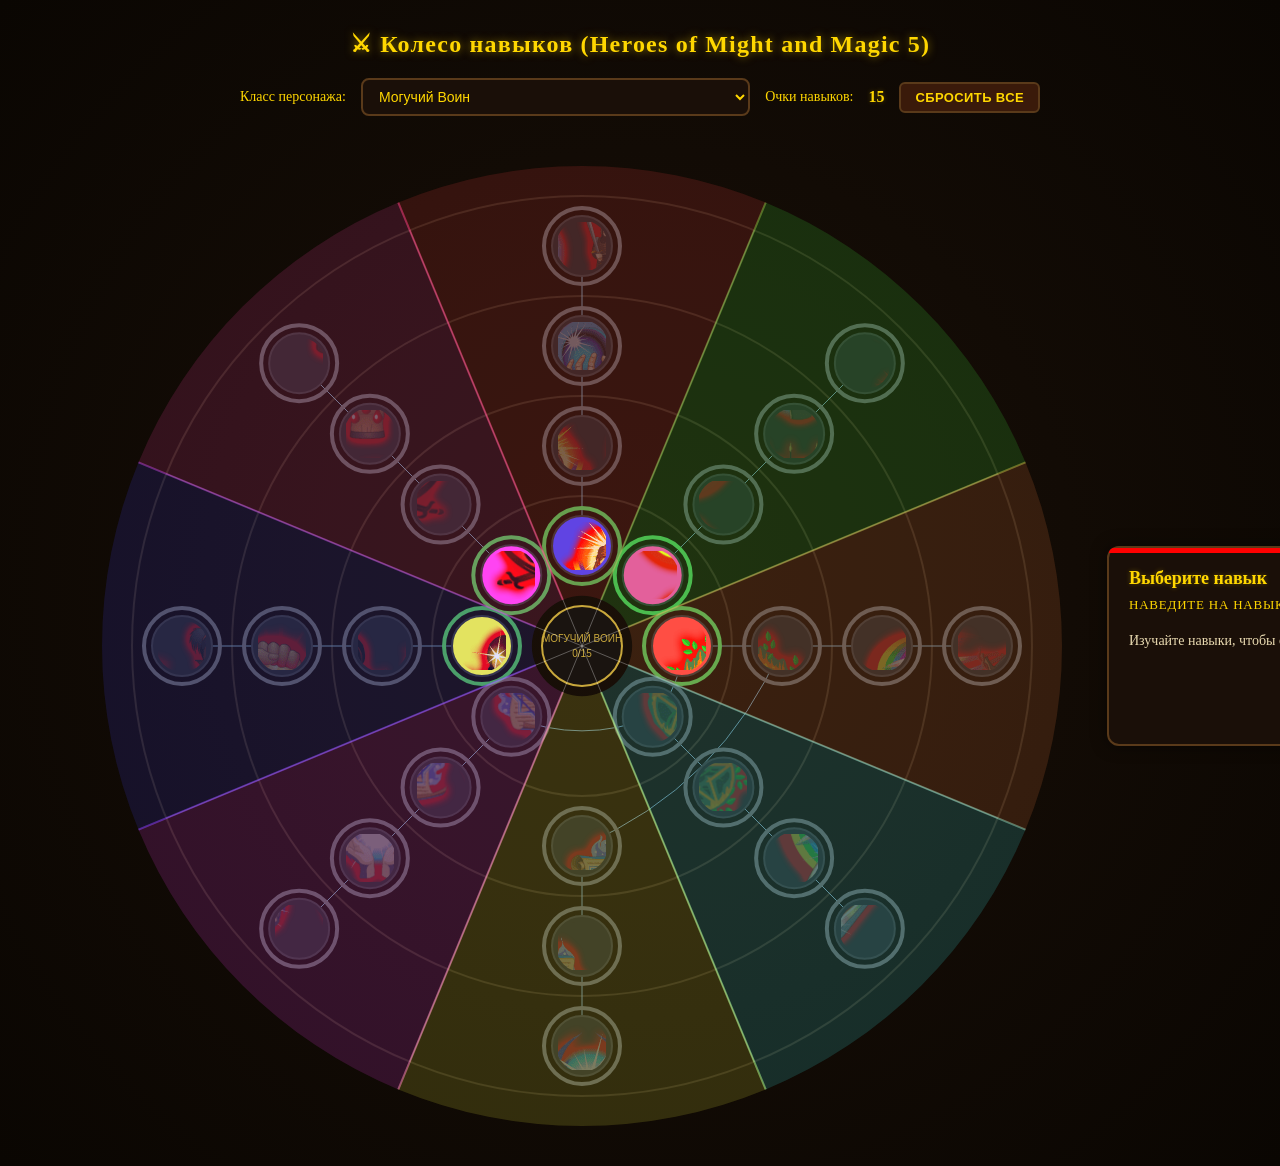
<file: index.html>
<!DOCTYPE html>
<html lang="ru">
<head>
    <meta charset="UTF-8">
    <meta name="viewport" content="width=device-width, initial-scale=1.0">
    <title>Колесо навыков HOMM5</title>
    <link rel="stylesheet" href="style.css">
</head>
<body>

    <h1>⚔ Колесо навыков (Heroes of Might and Magic 5)</h1>

    <div id="selector-row">
      <label for="selector">Класс персонажа:</label>
      <select id="selector"></select>
      <div id="points-row">
        <span>Очки навыков:</span>
        <span id="points-val">15</span>
        <button id="reset-btn" onclick="resetSkills()">Сбросить все</button>
      </div>
    </div>
    <div id="wheel-area">
         <!-- <div id="canvas-wrap"> -->
           <canvas id="skillWheel" width="1000" height="1000"></canvas>
          <!-- </div> -->
          <div id="info-panel">
            <div id="infoTitle">Выберите навык</div>
              <div id="infoType">Наведите на навык для подробностей</div>
                <div id="infoDesc">Изучайте навыки, чтобы открывать новые возможности. Навыки имеют зависимости - сначала нужно изучить базовые навыки, чтобы разблокировать продвинутые.</div>
          </div>
    </div>

    <script src="data/homm5_skills.js"></script>
    <script src="script.js"></script>
</body>
</html>
</file>
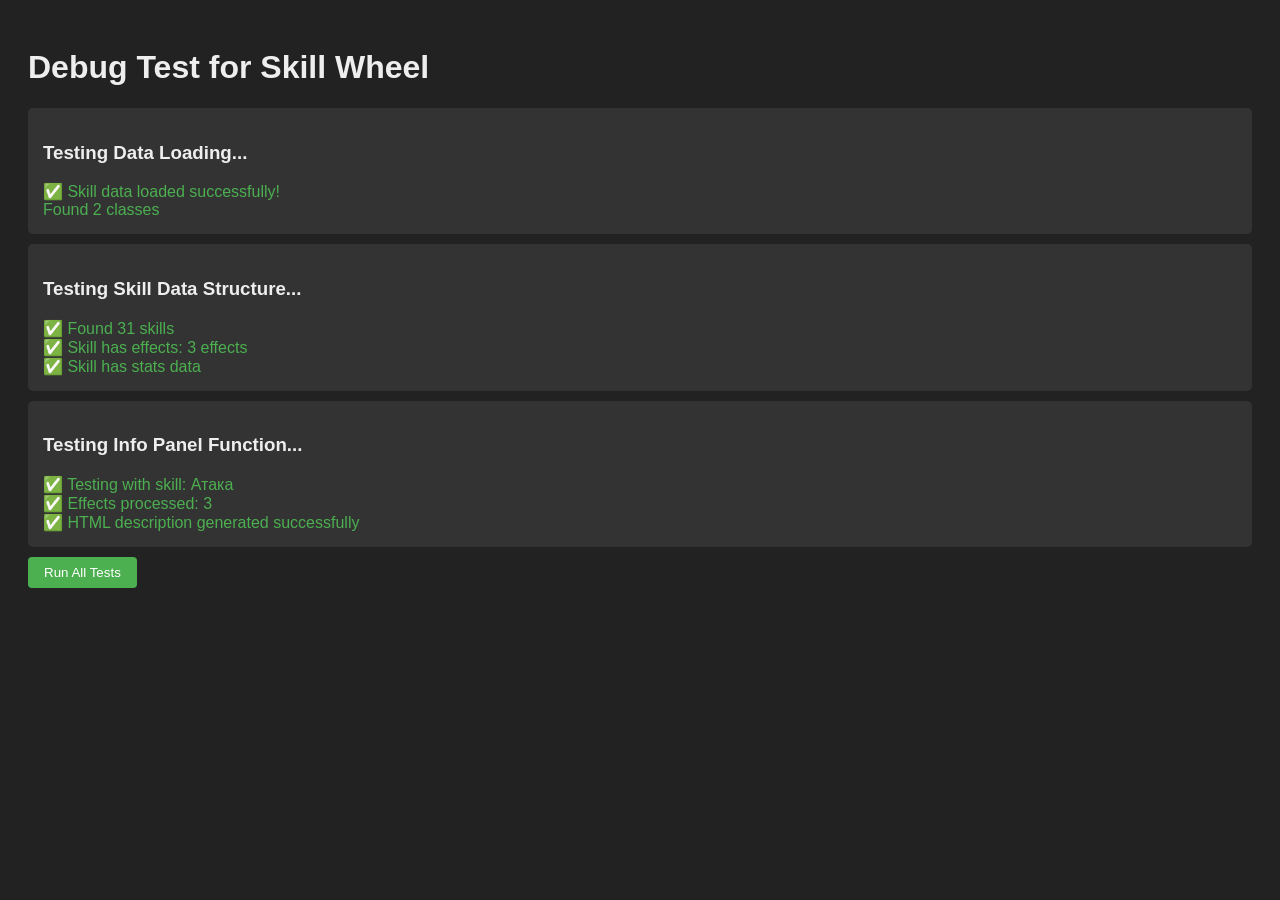
<file: debug_test.html>
<!DOCTYPE html>
<html>
<head>
    <title>Debug Test</title>
    <style>
        body { font-family: Arial; background: #222; color: #eee; padding: 20px; }
        .test { background: #333; padding: 15px; margin: 10px 0; border-radius: 5px; }
        .success { color: #4CAF50; }
        .error { color: #f44336; }
        button { padding: 8px 16px; background: #4CAF50; color: white; border: none; border-radius: 4px; cursor: pointer; }
    </style>
</head>
<body>
    <h1>Debug Test for Skill Wheel</h1>

    <div class="test" id="test1">
        <h3>Testing Data Loading...</h3>
    </div>

    <div class="test" id="test2">
        <h3>Testing Skill Data Structure...</h3>
    </div>

    <div class="test" id="test3">
        <h3>Testing Info Panel Function...</h3>
    </div>

    <button onclick="runTests()">Run All Tests</button>

    <script>
        function addResult(elementId, message, isSuccess = true) {
            const element = document.getElementById(elementId);
            const span = document.createElement('div');
            span.style.color = isSuccess ? '#4CAF50' : '#f44336';
            span.textContent = message;
            element.appendChild(span);
        }

        function runTests() {
            // Clear previous results
            for (let i = 1; i <= 3; i++) {
                document.getElementById(`test${i}`).innerHTML = '<h3>' + document.getElementById(`test${i}`).querySelector('h3').textContent + '</h3>';
            }

            // Test 1: Check if data file loads
            try {
                if (typeof HOMM5_SKILL_DATA !== 'undefined') {
                    addResult('test1', '✅ Skill data loaded successfully!');
                    addResult('test1', `Found ${Object.keys(HOMM5_SKILL_DATA).length} classes`);
                } else {
                    addResult('test1', '❌ HOMM5_SKILL_DATA is not defined', false);
                }
            } catch (error) {
                addResult('test1', `❌ Error: ${error.message}`, false);
            }

            // Test 2: Check skill structure
            try {
                if (HOMM5_SKILL_DATA && HOMM5_SKILL_DATA.warrior) {
                    const firstSkill = HOMM5_SKILL_DATA.warrior.skills[0];
                    addResult('test2', `✅ Found ${HOMM5_SKILL_DATA.warrior.skills.length} skills`);

                    if (firstSkill.effects) {
                        addResult('test2', `✅ Skill has effects: ${Object.keys(firstSkill.effects).length} effects`);
                    } else {
                        addResult('test2', '⚠️ First skill has no effects data', false);
                    }

                    if (firstSkill.stats) {
                        addResult('test2', `✅ Skill has stats data`);
                    } else {
                        addResult('test2', '⚠️ First skill has no stats data', false);
                    }
                }
            } catch (error) {
                addResult('test2', `❌ Error: ${error.message}`, false);
            }

            // Test 3: Check info panel function
            try {
                // Mock the required elements
                const mockTitle = { textContent: '' };
                const mockType = { textContent: '' };
                const mockDesc = { innerHTML: '' };

                // Mock classData
                const mockClassData = HOMM5_SKILL_DATA.warrior;
                const mockSkill = mockClassData.skills[0];

                // Test the function logic
                if (mockSkill) {
                    addResult('test3', `✅ Testing with skill: ${mockSkill.name}`);

                    // Test description building
                    let testDesc = `<strong>📜 Описание:</strong>\n${mockSkill.description}`;

                    if (mockSkill.effects) {
                        testDesc += `\n\n<strong>⚔️ Эффекты:</strong>`;
                        for (const [effect, value] of Object.entries(mockSkill.effects)) {
                            testDesc += `\n• ${effect}: +${value}%`;
                        }
                        addResult('test3', `✅ Effects processed: ${Object.keys(mockSkill.effects).length}`);
                    }

                    mockDesc.innerHTML = testDesc;
                    addResult('test3', `✅ HTML description generated successfully`);
                }
            } catch (error) {
                addResult('test3', `❌ Error: ${error.message}`, false);
            }
        }

        // Load the data file
        const script = document.createElement('script');
        script.src = 'data/homm5_skills.js';
        script.onload = function() {
            addResult('test1', '✅ Data file loaded');
            runTests();
        };
        script.onerror = function() {
            addResult('test1', '❌ Failed to load data file', false);
        };
        document.head.appendChild(script);
    </script>
</body>
</html>
</file>
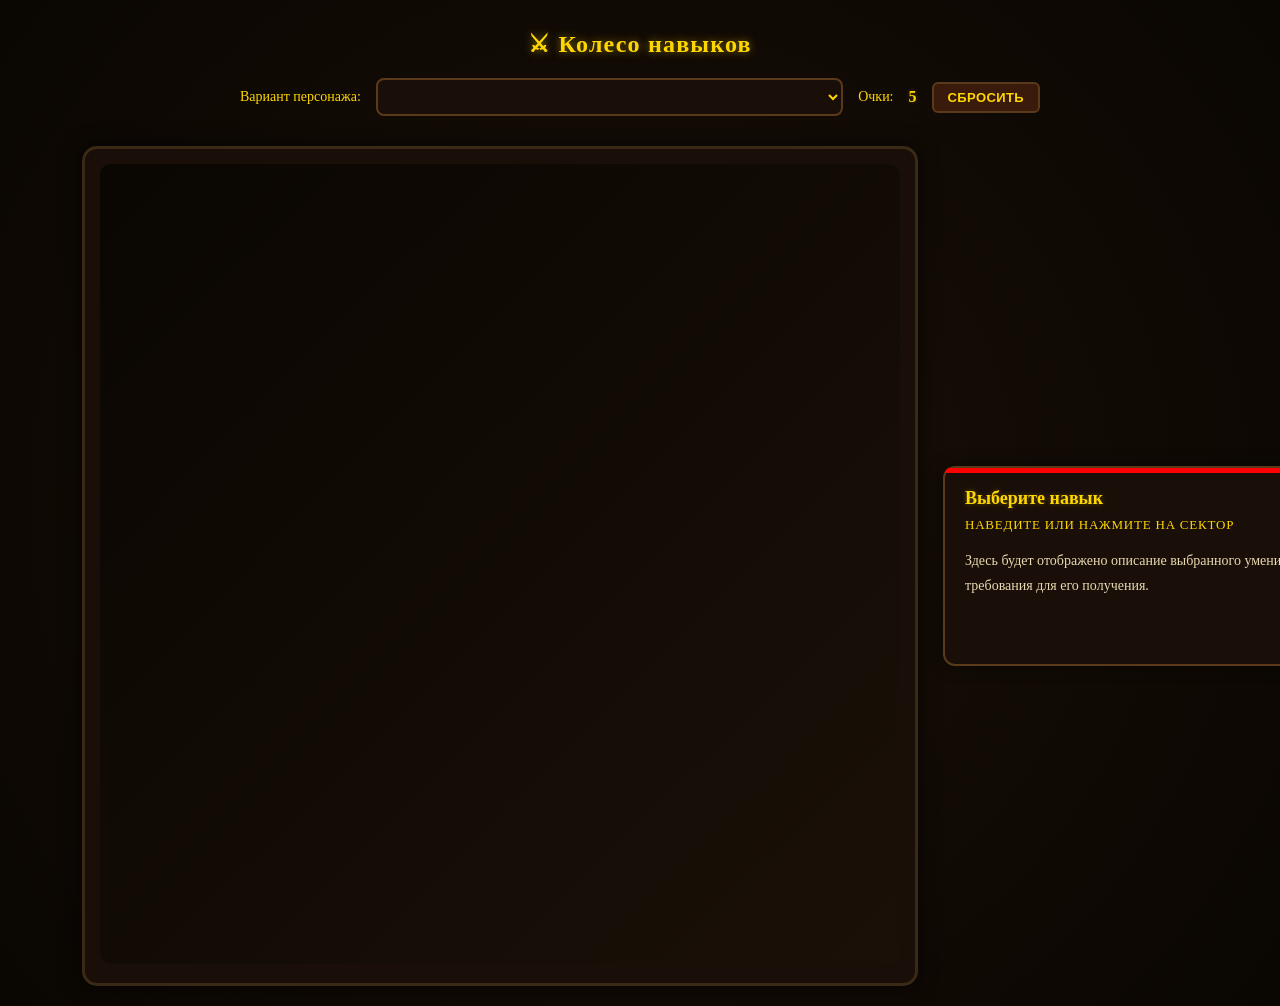
<file: skill_wheel.html>
<!DOCTYPE html>
<html lang="ru">
<head>
<meta charset="UTF-8">
<meta name="viewport" content="width=device-width, initial-scale=1.0">
<title>Колесо навыков</title>
<link rel="stylesheet" href="style.css">
</head>
<body>

<h1>⚔ Колесо навыков</h1>

<div id="selector-row">
  <label for="selector">Вариант персонажа:</label>
  <select id="selector" onchange="changeOption()"></select>
  <div id="points-row">
    <span>Очки:</span>
    <span id="points-val">5</span>
    <button id="reset-btn" onclick="resetSkills()">Сбросить</button>
  </div>
</div>
<div id="wheel-area">
     <div id="canvas-wrap">
       <canvas id="skillWheel" width="800" height="800"></canvas>
      </div>
      <div id="info-panel">
        <div id="infoTitle">Выберите навык</div>
          <div id="infoType">Наведите или нажмите на сектор</div>
            <div id="infoDesc">Здесь будет отображено описание выбранного умения, а также требования для его получения.</div>
      </div>
</div>

<script src="script.js"></script>
</body>
</html>
</file>
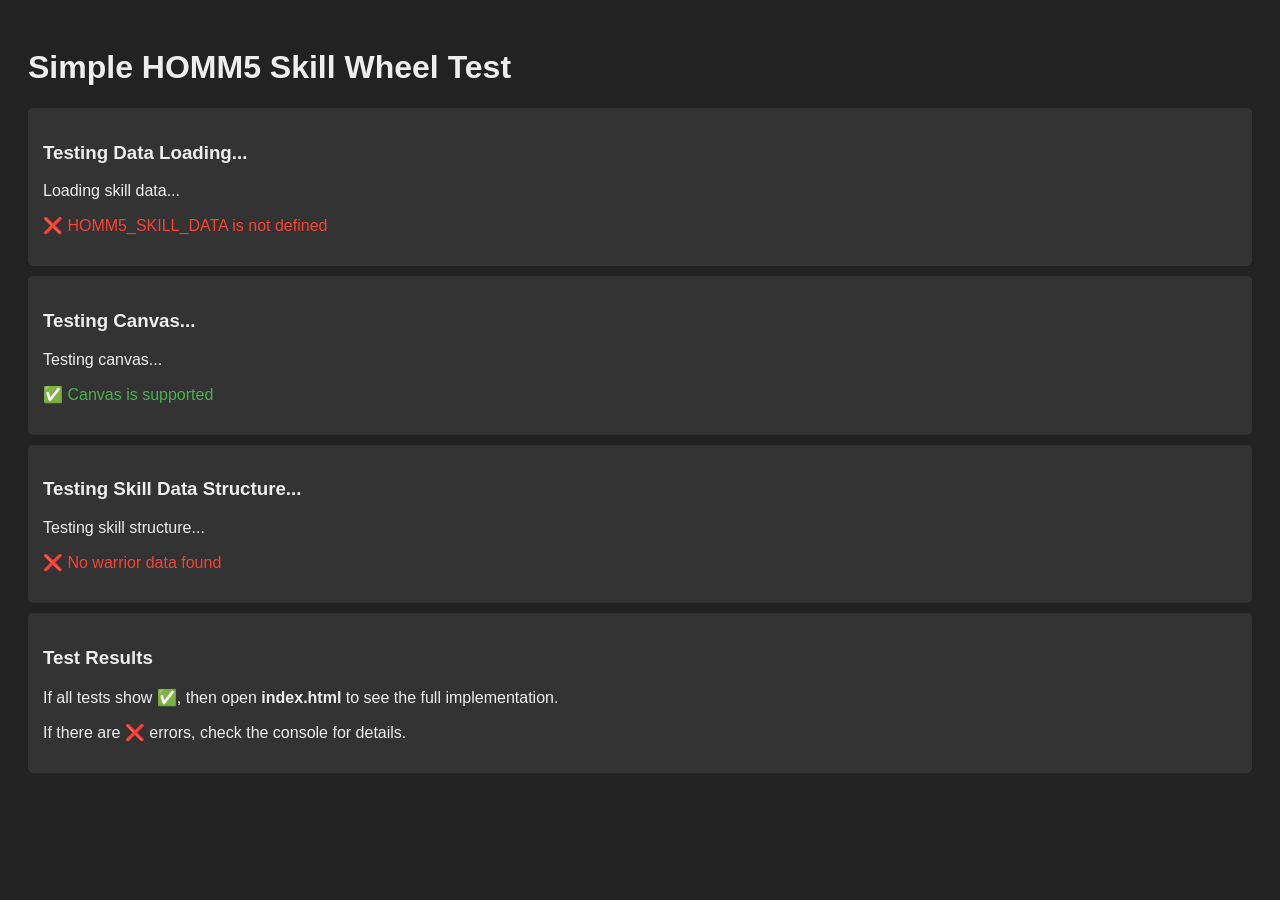
<file: test_simple.html>
<!DOCTYPE html>
<html>
<head>
    <title>Simple Test</title>
    <style>
        body { font-family: Arial; background: #222; color: #eee; padding: 20px; }
        .test { background: #333; padding: 15px; margin: 10px 0; border-radius: 5px; }
        .success { color: #4CAF50; }
        .error { color: #f44336; }
    </style>
</head>
<body>
    <h1>Simple HOMM5 Skill Wheel Test</h1>

    <div class="test" id="test1">
        <h3>Testing Data Loading...</h3>
    </div>

    <div class="test" id="test2">
        <h3>Testing Canvas...</h3>
    </div>

    <div class="test" id="test3">
        <h3>Testing Skill Data Structure...</h3>
    </div>

    <script>
        // Test 1: Check if data file loads
        document.getElementById('test1').innerHTML += '<p>Loading skill data...</p>';

        try {
            // This should work if the file is properly included
            if (typeof HOMM5_SKILL_DATA !== 'undefined') {
                document.getElementById('test1').innerHTML += '<p class="success">✅ Skill data loaded successfully!</p>';
                document.getElementById('test1').innerHTML += `<p>Found ${Object.keys(HOMM5_SKILL_DATA).length} classes</p>`;
            } else {
                document.getElementById('test1').innerHTML += '<p class="error">❌ HOMM5_SKILL_DATA is not defined</p>';
            }
        } catch (error) {
            document.getElementById('test1').innerHTML += `<p class="error">❌ Error: ${error.message}</p>`;
        }

        // Test 2: Check canvas
        document.getElementById('test2').innerHTML += '<p>Testing canvas...</p>';

        try {
            const canvas = document.createElement('canvas');
            if (canvas.getContext) {
                document.getElementById('test2').innerHTML += '<p class="success">✅ Canvas is supported</p>';
            } else {
                document.getElementById('test2').innerHTML += '<p class="error">❌ Canvas not supported</p>';
            }
        } catch (error) {
            document.getElementById('test2').innerHTML += `<p class="error">❌ Error: ${error.message}</p>`;
        }

        // Test 3: Check skill structure
        document.getElementById('test3').innerHTML += '<p>Testing skill structure...</p>';

        try {
            if (typeof HOMM5_SKILL_DATA !== 'undefined' && HOMM5_SKILL_DATA.warrior) {
                const warriorSkills = HOMM5_SKILL_DATA.warrior.skills;
                document.getElementById('test3').innerHTML += `<p class="success">✅ Found ${warriorSkills.length} warrior skills</p>`;

                // Test first skill
                const firstSkill = warriorSkills[0];
                if (firstSkill.id && firstSkill.name && firstSkill.prerequisites !== undefined) {
                    document.getElementById('test3').innerHTML += `<p class="success">✅ Skill structure is valid</p>`;
                    document.getElementById('test3').innerHTML += `<p>First skill: ${firstSkill.name} (${firstSkill.id})</p>`;
                } else {
                    document.getElementById('test3').innerHTML += '<p class="error">❌ Invalid skill structure</p>';
                }
            } else {
                document.getElementById('test3').innerHTML += '<p class="error">❌ No warrior data found</p>';
            }
        } catch (error) {
            document.getElementById('test3').innerHTML += `<p class="error">❌ Error: ${error.message}</p>`;
        }

        // Final message
        setTimeout(() => {
            const final = document.createElement('div');
            final.className = 'test';
            final.innerHTML = `
                <h3>Test Results</h3>
                <p>If all tests show ✅, then open <strong>index.html</strong> to see the full implementation.</p>
                <p>If there are ❌ errors, check the console for details.</p>
            `;
            document.body.appendChild(final);
        }, 100);
    </script>
</body>
</html>
</file>
<file: style.css>
* {
  box-sizing: border-box;
  margin: 0;
  padding: 0;
}

body {
  background: #0a0602;
  font-family: 'Georgia', serif;
  display: flex;
  flex-direction: column;
  align-items: center;
  gap: 20px;
  padding: 20px;
  min-height: 100vh;
  color: #e8d9b0;
  background-image: radial-gradient(circle at center, #1a1008 0%, #0a0602 100%);
}

h1 {
  font-size: 24px;
  font-weight: 600;
  color: #ffd700;
  margin-top: 10px;
  text-shadow: 0 0 8px rgba(255, 215, 0, 0.5);
  letter-spacing: 0.05em;
}

#selector-row {
  display: flex;
  align-items: center;
  gap: 15px;
  width: 100%;
  max-width: 800px;
  margin-bottom: 10px;
}

#selector-row label {
  font-size: 14px;
  color: #ffd700;
  white-space: nowrap;
  font-weight: 500;
}

#selector {
  flex: 1;
  background: #1a0f08;
  border: 2px solid #5a3a1a;
  color: #ffd700;
  padding: 8px 12px;
  border-radius: 8px;
  font-size: 14px;
  font-weight: 500;
}

#selector:focus {
  outline: none;
  border-color: #ffd700;
  box-shadow: 0 0 5px rgba(255, 215, 0, 0.5);
}

#wheel-area {
  display: flex;
  gap: 25px;
  align-items: flex-start;
  width: 90%;
  max-width: 1200px;
}

#canvas-wrap {
  margin: auto;
  position: relative;
  flex-shrink: 0;
  border: 3px solid #3a2a15;
  border-radius: 15px;
  background: #1a0f08;
  padding: 15px;
  box-shadow: 0 0 20px rgba(0, 0, 0, 0.7);
}

#canvas-wrap canvas {
  border-radius: 10px;
  background: linear-gradient(135deg, #0a0602 0%, #1a1008 100%);
}

#info-panel {
  margin: auto;
  flex: 1;
  min-width: 450px;
  background: #1a0f08;
  border: 2px solid #5a3a1a;
  border-radius: 12px;
  padding: 20px;
  min-height: 200px;
  box-shadow: 0 0 15px rgba(0, 0, 0, 0.5);
  position: relative;
}

#info-panel::before {
  content: '';
  position: absolute;
  top: 0;
  left: 0;
  right: 0;
  height: 5px;
  background: red;
  border-radius: 10px 10px 0 0;
}

#infoTitle {
  font-size: 18px;
  font-weight: 600;
  color: #ffd700;
  margin-bottom: 8px;
  text-shadow: 0 0 5px rgba(255, 215, 0, 0.3);
}

#infoType {
  font-size: 13px;
  color: #ffd700;
  margin-bottom: 15px;
  text-transform: uppercase;
  letter-spacing: 0.06em;
  font-weight: 500;
}

#infoDesc {
  font-size: 14px;
  color: #e8d9b0;
  line-height: 1.8;
  white-space: pre-line;
}

#infoDesc strong {
  color: #ffd700;
  font-weight: 600;
}

#infoDesc em {
  color: #4CAF50;
  font-style: italic;
}

#points-row {
  display: flex;
  gap: 15px;
  align-items: center;
  font-size: 14px;
  color: #ffd700;
  font-weight: 500;
}

#points-val {
  font-weight: 700;
  font-size: 16px;
  color: #ffd700;
  text-shadow: 0 0 5px rgba(255, 215, 0, 0.3);
}

#reset-btn {
  font-size: 13px;
  padding: 6px 14px;
  background: #3a1a0a;
  border: 2px solid #5a3a1a;
  color: #ffd700;
  border-radius: 6px;
  cursor: pointer;
  font-weight: 600;
  transition: all 0.2s ease;
  text-transform: uppercase;
  letter-spacing: 0.03em;
}

#reset-btn:hover {
  background: #5a2a0a;
  border-color: #ffd700;
  box-shadow: 0 0 10px rgba(255, 215, 0, 0.3);
}

#reset-btn:active {
  transform: translateY(1px);
}

/* Legend styles */
.legend {
  display: flex;
  flex-wrap: wrap;
  gap: 8px 16px;
  max-width: 800px;
  width: 100%;
  margin-top: 20px;
  justify-content: center;
}

.leg-item {
  display: flex;
  align-items: center;
  gap: 8px;
  font-size: 13px;
  color: #e8d9b0;
}

.leg-dot {
  width: 12px;
  height: 12px;
  border-radius: 50%;
  flex-shrink: 0;
  box-shadow: 0 0 5px rgba(0, 0, 0, 0.5);
}

/* Responsive design */
@media (max-width: 1024px) {
  #wheel-area {
    flex-direction: column;
    align-items: center;
  }

  #info-panel {
    min-width: 100%;
    max-width: 100%;
  }

  #canvas-wrap {
    width: 100%;
    max-width: 600px;
  }
}

@media (max-width: 768px) {
  body {
    padding: 10px;
  }

  h1 {
    font-size: 20px;
  }

  #selector-row {
    flex-direction: column;
    align-items: flex-start;
    gap: 10px;
  }

  #selector {
    width: 100%;
  }

  #info-panel {
    min-width: 100%;
    padding: 15px;
  }
}

/* Animation for skill learning */
@keyframes pulseAvailable {
  0% { transform: scale(1); }
  50% { transform: scale(1.05); }
  100% { transform: scale(1); }
}

.available-skill {
  animation: pulseAvailable 2s infinite;
}

/* Tooltip styles */
.tooltip {
  position: absolute;
  background: rgba(30, 20, 10, 0.95);
  border: 1px solid #5a3a1a;
  border-radius: 6px;
  padding: 8px 12px;
  color: #ffd700;
  font-size: 12px;
  pointer-events: none;
  z-index: 1000;
  box-shadow: 0 2px 10px rgba(0, 0, 0, 0.5);
  max-width: 300px;
  line-height: 1.5;
}
</file>
